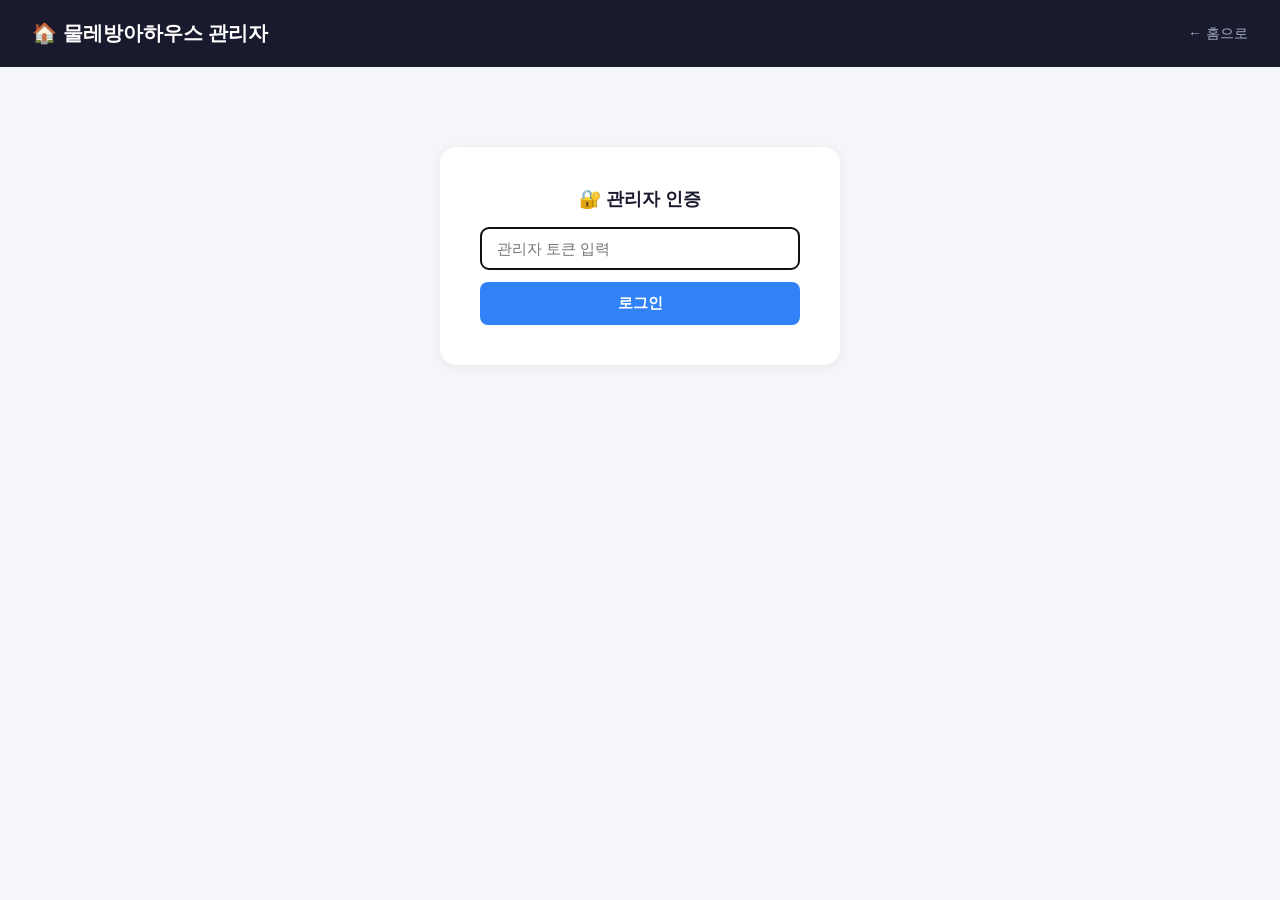
<file: frontend/pages/admin/admin-dashboard.html>
<!DOCTYPE html>
<html lang="ko">

<head>
    <link rel="icon" type="image/x-icon" href="../favicon.ico">
    <link rel="icon" type="image/png" sizes="32x32" href="../images/favicon-32.png">
    <link rel="apple-touch-icon" sizes="180x180" href="../images/apple-touch-icon.png">
    <meta charset="UTF-8">
    <meta name="viewport" content="width=device-width, initial-scale=1.0">
    <title>관리자 대시보드 - 물레방아하우스</title>
    <style>
        * {
            margin: 0;
            padding: 0;
            box-sizing: border-box;
        }

        body {
            font-family: 'Pretendard', 'Apple SD Gothic Neo', sans-serif;
            background: #f5f6fa;
            color: #1a1a2e;
        }

        .header {
            background: #1a1a2e;
            color: #fff;
            padding: 20px 32px;
            display: flex;
            justify-content: space-between;
            align-items: center;
        }

        .header h1 {
            font-size: 20px;
            font-weight: 700;
        }

        .header a {
            color: #a0aec0;
            text-decoration: none;
            font-size: 14px;
        }

        .container {
            max-width: 1200px;
            margin: 24px auto;
            padding: 0 16px;
        }

        /* 인증 폼 */
        .auth-box {
            background: #fff;
            padding: 40px;
            border-radius: 16px;
            box-shadow: 0 2px 12px rgba(0, 0, 0, 0.06);
            max-width: 400px;
            margin: 80px auto;
            text-align: center;
        }

        .auth-box h2 {
            margin-bottom: 16px;
            font-size: 18px;
        }

        .auth-box input {
            width: 100%;
            padding: 12px 16px;
            border: 1px solid #d1d5db;
            border-radius: 8px;
            font-size: 15px;
            margin-bottom: 12px;
        }

        .auth-box button {
            width: 100%;
            padding: 12px;
            background: #3182f6;
            color: #fff;
            border: none;
            border-radius: 8px;
            font-size: 15px;
            font-weight: 600;
            cursor: pointer;
        }

        .auth-box button:hover {
            background: #1b6cf2;
        }

        .auth-error {
            color: #dc2626;
            font-size: 13px;
            margin-top: 8px;
        }

        /* 통계 카드 */
        .stats {
            display: grid;
            grid-template-columns: repeat(auto-fit, minmax(180px, 1fr));
            gap: 16px;
            margin-bottom: 24px;
        }

        .stat-card {
            background: #fff;
            padding: 20px;
            border-radius: 12px;
            box-shadow: 0 1px 6px rgba(0, 0, 0, 0.04);
        }

        .stat-card .label {
            font-size: 13px;
            color: #666;
            margin-bottom: 4px;
        }

        .stat-card .value {
            font-size: 24px;
            font-weight: 700;
        }

        /* 테이블 */
        .table-wrap {
            background: #fff;
            border-radius: 12px;
            box-shadow: 0 1px 6px rgba(0, 0, 0, 0.04);
            overflow-x: auto;
        }

        table {
            width: 100%;
            border-collapse: collapse;
            font-size: 13px;
        }

        th {
            background: #f8fafc;
            padding: 12px 14px;
            text-align: left;
            font-weight: 600;
            color: #475569;
            border-bottom: 2px solid #e2e8f0;
            white-space: nowrap;
        }

        td {
            padding: 12px 14px;
            border-bottom: 1px solid #f1f5f9;
            vertical-align: middle;
        }

        tr:hover {
            background: #f8fafc;
        }

        /* 상태 뱃지 */
        .badge {
            display: inline-block;
            padding: 3px 10px;
            border-radius: 20px;
            font-size: 12px;
            font-weight: 600;
        }

        .badge.paid {
            background: #dcfce7;
            color: #166534;
        }

        .badge.pending {
            background: #fef3c7;
            color: #92400e;
        }

        .badge.cancelled {
            background: #fee2e2;
            color: #991b1b;
        }

        .badge.mock_paid {
            background: #e0e7ff;
            color: #3730a3;
        }

        .badge.confirming {
            background: #dbeafe;
            color: #1d4ed8;
        }

        .badge.failed {
            background: #fee2e2;
            color: #b91c1c;
        }

        /* 환불 정보 */
        .refund-info {
            font-size: 12px;
            line-height: 1.5;
        }

        .refund-full {
            color: #059669;
            font-weight: 600;
        }

        .refund-half {
            color: #d97706;
            font-weight: 600;
        }

        .refund-none {
            color: #dc2626;
            font-weight: 600;
        }

        /* 취소 버튼 */
        .btn-cancel {
            padding: 6px 14px;
            background: #ef4444;
            color: #fff;
            border: none;
            border-radius: 6px;
            font-size: 12px;
            cursor: pointer;
            font-weight: 600;
        }

        .btn-cancel:hover {
            background: #dc2626;
        }

        .btn-cancel:disabled {
            background: #d1d5db;
            cursor: not-allowed;
        }

        /* 모달 */
        .modal-overlay {
            position: fixed;
            inset: 0;
            background: rgba(0, 0, 0, 0.5);
            display: none;
            justify-content: center;
            align-items: center;
            z-index: 1000;
        }

        .modal-overlay.show {
            display: flex;
        }

        .modal {
            background: #fff;
            border-radius: 16px;
            padding: 32px;
            max-width: 420px;
            width: 90%;
        }

        .modal h3 {
            margin-bottom: 12px;
            font-size: 18px;
        }

        .modal p {
            color: #666;
            font-size: 14px;
            line-height: 1.6;
            margin-bottom: 16px;
        }

        .modal .amount-highlight {
            font-size: 20px;
            font-weight: 700;
            color: #ef4444;
            margin: 12px 0;
        }

        .modal textarea {
            width: 100%;
            padding: 10px;
            border: 1px solid #d1d5db;
            border-radius: 8px;
            font-size: 13px;
            resize: vertical;
            min-height: 60px;
            margin-bottom: 12px;
        }

        .modal-actions {
            display: flex;
            gap: 8px;
            justify-content: flex-end;
        }

        .modal-actions button {
            padding: 10px 20px;
            border-radius: 8px;
            font-size: 14px;
            font-weight: 600;
            cursor: pointer;
            border: none;
        }

        .btn-confirm-cancel {
            background: #ef4444;
            color: #fff;
        }

        .btn-close-modal {
            background: #f1f5f9;
            color: #475569;
        }

        .dashboard-stack {
            display: grid;
            gap: 24px;
        }

        .section-card {
            background: #fff;
            padding: 20px;
            border-radius: 12px;
            box-shadow: 0 1px 6px rgba(0, 0, 0, 0.04);
        }

        .section-head {
            display: flex;
            justify-content: space-between;
            align-items: flex-start;
            gap: 12px;
            margin-bottom: 16px;
        }

        .section-head h2 {
            font-size: 18px;
            margin-bottom: 6px;
        }

        .section-head p {
            color: #64748b;
            font-size: 13px;
            line-height: 1.5;
        }

        .date-block-form {
            display: grid;
            grid-template-columns: repeat(2, minmax(0, 180px)) minmax(220px, 1fr) auto;
            gap: 12px;
            align-items: end;
            margin-bottom: 12px;
        }

        .form-field {
            display: grid;
            gap: 6px;
        }

        .form-field span {
            color: #64748b;
            font-size: 12px;
            font-weight: 600;
        }

        .form-field input {
            width: 100%;
            padding: 10px 12px;
            border: 1px solid #d1d5db;
            border-radius: 8px;
            font-size: 14px;
        }

        .btn-primary-action {
            padding: 11px 16px;
            background: #2563eb;
            color: #fff;
            border: none;
            border-radius: 8px;
            font-size: 14px;
            font-weight: 600;
            cursor: pointer;
            white-space: nowrap;
        }

        .btn-primary-action:hover {
            background: #1d4ed8;
        }

        .btn-primary-action:disabled {
            background: #93c5fd;
            cursor: wait;
        }

        .section-message {
            min-height: 20px;
            margin-bottom: 10px;
            color: #64748b;
            font-size: 13px;
        }

        .section-message.error {
            color: #dc2626;
        }

        .section-message.success {
            color: #059669;
        }

        .date-range-badge {
            display: inline-block;
            padding: 4px 10px;
            border-radius: 999px;
            background: #eff6ff;
            color: #1d4ed8;
            font-size: 12px;
            font-weight: 700;
        }

        .date-block-reason {
            color: #475569;
        }

        .btn-delete-date {
            padding: 6px 12px;
            background: #fff;
            color: #dc2626;
            border: 1px solid #fecaca;
            border-radius: 6px;
            font-size: 12px;
            font-weight: 600;
            cursor: pointer;
        }

        .btn-delete-date:hover {
            background: #fef2f2;
        }

        .loading {
            text-align: center;
            padding: 40px;
            color: #888;
        }

        @media (max-width: 860px) {
            .date-block-form {
                grid-template-columns: 1fr;
            }

            .section-head {
                flex-direction: column;
            }
        }
    </style>
</head>

<body>
    <div class="header">
        <h1>🏠 물레방아하우스 관리자</h1>
        <a href="/">← 홈으로</a>
    </div>

    <!-- 인증 -->
    <div id="auth-section" class="auth-box">
        <h2>🔐 관리자 인증</h2>
        <input type="password" id="token-input" placeholder="관리자 토큰 입력" autofocus>
        <button onclick="authenticate()">로그인</button>
        <p id="auth-error" class="auth-error" hidden></p>
    </div>

    <!-- 대시보드 (인증 후 표시) -->
    <div id="dashboard-section" class="container" hidden>
        <div class="stats" id="stats-area"></div>
        <div class="dashboard-stack">
            <section class="section-card">
                <div class="section-head">
                    <div>
                        <h2>예약 차단 일정</h2>
                        <p>관리자가 직접 막아 둔 날짜는 예약 달력과 결제 준비 단계에서 모두 예약 불가로 처리됩니다.</p>
                    </div>
                </div>
                <form id="date-block-form" class="date-block-form">
                    <label class="form-field" for="block-start-date">
                        <span>시작일</span>
                        <input type="date" id="block-start-date" required>
                    </label>
                    <label class="form-field" for="block-end-date">
                        <span>종료일</span>
                        <input type="date" id="block-end-date">
                    </label>
                    <label class="form-field" for="block-reason">
                        <span>사유</span>
                        <input type="text" id="block-reason" placeholder="예: 내부 점검, 개인 사용">
                    </label>
                    <button type="submit" id="date-block-submit" class="btn-primary-action">날짜 막기</button>
                </form>
                <p id="date-block-message" class="section-message" aria-live="polite"></p>
                <div class="table-wrap">
                    <table>
                        <thead>
                            <tr>
                                <th>차단 기간</th>
                                <th>일수</th>
                                <th>사유</th>
                                <th>등록 시각</th>
                                <th>관리</th>
                            </tr>
                        </thead>
                        <tbody id="blocked-date-body">
                            <tr>
                                <td colspan="5" class="loading">로딩 중...</td>
                            </tr>
                        </tbody>
                    </table>
                </div>
            </section>

            <section class="section-card">
                <div class="section-head">
                    <div>
                        <h2>예약 내역</h2>
                        <p>결제 상태와 환불 가능 여부를 함께 확인할 수 있습니다.</p>
                    </div>
                </div>
                <div class="table-wrap">
                    <table>
                        <thead>
                            <tr>
                                <th>주문번호</th>
                                <th>예약자</th>
                                <th>연락처</th>
                                <th>체크인</th>
                                <th>숙박</th>
                                <th>인원</th>
                                <th>결제금액</th>
                                <th>상태</th>
                                <th>환불 정보</th>
                                <th>관리</th>
                            </tr>
                        </thead>
                        <tbody id="reservation-body">
                            <tr>
                                <td colspan="10" class="loading">로딩 중...</td>
                            </tr>
                        </tbody>
                    </table>
                </div>
            </section>
        </div>
    </div>

    <!-- 취소 확인 모달 -->
    <div id="cancel-modal" class="modal-overlay">
        <div class="modal">
            <h3>⚠️ 결제 취소 확인</h3>
            <p id="cancel-modal-info"></p>
            <div id="cancel-modal-amount" class="amount-highlight"></div>
            <textarea id="cancel-reason" placeholder="취소 사유 (선택)">고객 요청에 의한 취소</textarea>
            <div class="modal-actions">
                <button class="btn-close-modal" onclick="closeModal()">닫기</button>
                <button class="btn-confirm-cancel" id="btn-confirm" onclick="confirmCancel()">취소 진행</button>
            </div>
        </div>
    </div>

    <script>
        let adminToken = '';
        let currentOrderId = '';

        function getAppBasePath() {
            const path = window.location.pathname;
            const adminMarker = '/admin/dashboard';
            const markerIndex = path.indexOf(adminMarker);

            if (markerIndex >= 0) {
                return path.slice(0, markerIndex);
            }

            if (path === '/' || path === '') {
                return '';
            }

            return path.endsWith('/') ? path.slice(0, -1) : path;
        }

        // API 기본 URL (서브패스 배포 시 /guesthouse prefix 포함)
        const baseUrl = `${window.location.origin}${getAppBasePath()}`;

        // 인증
        document.getElementById('token-input').addEventListener('keydown', (e) => {
            if (e.key === 'Enter') authenticate();
        });

        async function loadDashboardData() {
            const [reservationsRes, dateBlocksRes] = await Promise.all([
                fetch(`${baseUrl}/api/admin/reservations?token=${encodeURIComponent(adminToken)}`),
                fetch(`${baseUrl}/api/admin/date-blocks?token=${encodeURIComponent(adminToken)}`),
            ]);

            if (!reservationsRes.ok) {
                throw new Error('예약 목록을 불러오지 못했습니다.');
            }
            if (!dateBlocksRes.ok) {
                throw new Error('차단 일정을 불러오지 못했습니다.');
            }

            const reservationsData = await reservationsRes.json();
            const dateBlocksData = await dateBlocksRes.json();
            const dateBlocks = Array.isArray(dateBlocksData.date_blocks) ? dateBlocksData.date_blocks : [];

            renderDashboard(reservationsData.reservations || [], dateBlocks);
            renderDateBlocks(dateBlocks);
        }

        async function authenticate() {
            const token = document.getElementById('token-input').value.trim();
            if (!token) return;

            try {
                const res = await fetch(`${baseUrl}/api/admin/reservations?token=${encodeURIComponent(token)}`);
                if (res.status === 403) {
                    document.getElementById('auth-error').textContent = '토큰이 올바르지 않습니다.';
                    document.getElementById('auth-error').hidden = false;
                    return;
                }
                if (!res.ok) throw new Error('서버 오류');

                adminToken = token;
                document.getElementById('auth-error').hidden = true;
                document.getElementById('auth-section').hidden = true;
                document.getElementById('dashboard-section').hidden = false;
                await loadDashboardData();
            } catch (e) {
                document.getElementById('auth-error').textContent = '인증 실패: ' + e.message;
                document.getElementById('auth-error').hidden = false;
            }
        }

        function createEmptyStateRow(colspan, message) {
            const row = document.createElement('tr');
            const cell = document.createElement('td');
            cell.colSpan = colspan;
            cell.className = 'loading';
            cell.textContent = message;
            row.appendChild(cell);
            return row;
        }

        function createTextCell(value, options = {}) {
            const cell = document.createElement('td');
            const normalized = value === undefined || value === null || value === '' ? '-' : String(value);

            if (options.className) {
                cell.className = options.className;
            }
            if (options.style) {
                Object.assign(cell.style, options.style);
            }

            cell.textContent = normalized;
            return cell;
        }

        function formatCurrency(value) {
            return `${Number(value || 0).toLocaleString()}원`;
        }

        function shortOrderId(id) {
            if (!id) return '-';
            return id.length > 16 ? id.slice(0, 8) + '…' + id.slice(-4) : id;
        }

        function createStatusBadge(status) {
            const normalized = String(status || '').toLowerCase();
            const badge = document.createElement('span');
            const labels = {
                paid: '결제완료',
                pending: '대기',
                cancelled: '취소',
                mock_paid: '테스트결제',
                confirming: '승인중',
                failed: '실패',
            };

            badge.className = 'badge';
            if (normalized) {
                badge.classList.add(normalized);
            }
            badge.textContent = labels[normalized] || normalized || '알수없음';
            return badge;
        }

        function createRefundNode(status, refund) {
            const normalized = String(status || '').toLowerCase();
            if (normalized !== 'paid') {
                const placeholder = document.createElement('span');
                placeholder.style.color = '#999';
                placeholder.style.fontSize = '12px';
                placeholder.textContent = '-';
                return placeholder;
            }

            const refundRate = Number(refund.refund_rate || 0);
            const refundAmount = Number(refund.refund_amount || 0);
            const wrapper = document.createElement('div');
            const rateLine = document.createElement('span');
            const messageLine = document.createElement('span');
            const tone = refundRate === 100 ? 'refund-full' : refundRate === 50 ? 'refund-half' : 'refund-none';

            wrapper.className = 'refund-info';
            rateLine.className = tone;
            rateLine.textContent = `${refundRate}% (${formatCurrency(refundAmount)})`;
            messageLine.style.color = '#888';
            messageLine.textContent = refund.message || '';

            wrapper.appendChild(rateLine);
            wrapper.appendChild(document.createElement('br'));
            wrapper.appendChild(messageLine);
            return wrapper;
        }

        // 대시보드 렌더링
        function renderDashboard(reservations, dateBlocks = []) {
            const total = reservations.length;
            const paid = reservations.filter(r => r.status === 'paid').length;
            const cancelled = reservations.filter(r => r.status === 'cancelled').length;
            const blockedRanges = dateBlocks.length;
            const totalRevenue = reservations
                .filter(r => r.status === 'paid')
                .reduce((sum, r) => sum + (r.total_amount || 0), 0);

            document.getElementById('stats-area').innerHTML = `
            <div class="stat-card"><div class="label">전체 예약</div><div class="value">${total}건</div></div>
            <div class="stat-card"><div class="label">결제 완료</div><div class="value" style="color:#059669">${paid}건</div></div>
            <div class="stat-card"><div class="label">취소</div><div class="value" style="color:#dc2626">${cancelled}건</div></div>
            <div class="stat-card"><div class="label">차단 일정</div><div class="value" style="color:#1d4ed8">${blockedRanges}건</div></div>
            <div class="stat-card"><div class="label">결제 총액</div><div class="value">${totalRevenue.toLocaleString()}원</div></div>
        `;

            const tbody = document.getElementById('reservation-body');
            tbody.replaceChildren();

            if (reservations.length === 0) {
                tbody.appendChild(createEmptyStateRow(10, '예약 내역이 없습니다.'));
                return;
            }

            reservations.forEach((reservation) => {
                const refund = reservation.refund_info || {};
                const canCancel = reservation.status === 'paid' && Number(refund.refund_rate || 0) > 0;
                const row = document.createElement('tr');

                row.appendChild(createTextCell(shortOrderId(reservation.order_id), {
                    style: { fontFamily: 'monospace', fontSize: '11px' },
                }));
                row.appendChild(createTextCell(reservation.customer_name || '-'));
                row.appendChild(createTextCell(reservation.customer_phone || '-'));
                row.appendChild(createTextCell(reservation.checkin_date || '-'));
                row.appendChild(createTextCell(`${reservation.nights || 1}박`));
                row.appendChild(createTextCell(`${reservation.adults || '-'}명`));
                row.appendChild(createTextCell(formatCurrency(reservation.total_amount), {
                    style: { fontWeight: '600' },
                }));

                const statusCell = document.createElement('td');
                statusCell.appendChild(createStatusBadge(reservation.status));
                row.appendChild(statusCell);

                const refundCell = document.createElement('td');
                refundCell.appendChild(createRefundNode(reservation.status, refund));
                row.appendChild(refundCell);

                const actionCell = document.createElement('td');
                if (canCancel) {
                    const cancelButton = document.createElement('button');
                    cancelButton.type = 'button';
                    cancelButton.className = 'btn-cancel';
                    cancelButton.textContent = '취소';
                    cancelButton.addEventListener('click', () => {
                        openCancelModal({
                            orderId: reservation.order_id,
                            name: reservation.customer_name || '-',
                            total: Number(reservation.total_amount || 0),
                            refundAmount: Number(refund.refund_amount || 0),
                            message: refund.message || '',
                        });
                    });
                    actionCell.appendChild(cancelButton);
                } else if (reservation.status === 'paid' && Number(refund.refund_rate || 0) === 0) {
                    actionCell.style.color = '#999';
                    actionCell.style.fontSize = '12px';
                    actionCell.textContent = '환불불가';
                } else {
                    actionCell.textContent = '-';
                }
                row.appendChild(actionCell);

                tbody.appendChild(row);
            });
        }

        function formatDateRange(startDate, endDate) {
            if (!startDate) return '-';
            if (!endDate || startDate === endDate) return startDate;
            return `${startDate} ~ ${endDate}`;
        }

        function getInclusiveDays(startDate, endDate) {
            if (!startDate || !endDate) return 1;
            const start = new Date(`${startDate}T00:00:00`);
            const end = new Date(`${endDate}T00:00:00`);
            if (Number.isNaN(start.getTime()) || Number.isNaN(end.getTime())) return 1;
            return Math.max(1, Math.round((end - start) / (1000 * 60 * 60 * 24)) + 1);
        }

        function formatDateTime(value) {
            if (!value) return '-';
            const parsed = new Date(String(value).replace(' ', 'T'));
            if (Number.isNaN(parsed.getTime())) return String(value);
            return new Intl.DateTimeFormat('ko-KR', {
                year: 'numeric',
                month: '2-digit',
                day: '2-digit',
                hour: '2-digit',
                minute: '2-digit',
            }).format(parsed);
        }

        function setDateBlockMessage(text, type = '') {
            const messageEl = document.getElementById('date-block-message');
            if (!messageEl) return;
            messageEl.textContent = text || '';
            messageEl.classList.remove('error', 'success');
            if (type) {
                messageEl.classList.add(type);
            }
        }

        function renderDateBlocks(dateBlocks) {
            const tbody = document.getElementById('blocked-date-body');
            if (!tbody) return;

            tbody.replaceChildren();

            if (!dateBlocks.length) {
                tbody.appendChild(createEmptyStateRow(5, '등록된 차단 일정이 없습니다.'));
                return;
            }

            dateBlocks.forEach((block) => {
                const row = document.createElement('tr');
                const rangeCell = document.createElement('td');
                const rangeBadge = document.createElement('span');
                const actionCell = document.createElement('td');
                const deleteButton = document.createElement('button');

                rangeBadge.className = 'date-range-badge';
                rangeBadge.textContent = formatDateRange(block.start_date, block.end_date);
                rangeCell.appendChild(rangeBadge);

                row.appendChild(rangeCell);
                row.appendChild(createTextCell(`${getInclusiveDays(block.start_date, block.end_date)}일`));
                row.appendChild(createTextCell(block.reason || '-', { className: 'date-block-reason' }));
                row.appendChild(createTextCell(formatDateTime(block.created_at)));

                deleteButton.type = 'button';
                deleteButton.className = 'btn-delete-date';
                deleteButton.textContent = '삭제';
                deleteButton.addEventListener('click', () => deleteDateBlock(block.id));
                actionCell.appendChild(deleteButton);
                row.appendChild(actionCell);

                tbody.appendChild(row);
            });
        }

        async function createDateBlock(event) {
            event.preventDefault();
            if (!adminToken) return;

            const startDateInput = document.getElementById('block-start-date');
            const endDateInput = document.getElementById('block-end-date');
            const reasonInput = document.getElementById('block-reason');
            const submitBtn = document.getElementById('date-block-submit');

            const startDate = startDateInput.value;
            const endDate = endDateInput.value || startDate;
            const reason = reasonInput.value.trim();

            if (!startDate) {
                setDateBlockMessage('차단 시작일을 선택해 주세요.', 'error');
                startDateInput.focus();
                return;
            }

            if (endDate < startDate) {
                setDateBlockMessage('종료일은 시작일 이후 또는 같은 날짜여야 합니다.', 'error');
                endDateInput.focus();
                return;
            }

            submitBtn.disabled = true;
            setDateBlockMessage('차단 일정을 저장하는 중입니다.');

            try {
                const res = await fetch(`${baseUrl}/api/admin/date-blocks?token=${encodeURIComponent(adminToken)}`, {
                    method: 'POST',
                    headers: { 'Content-Type': 'application/json' },
                    body: JSON.stringify({
                        start_date: startDate,
                        end_date: endDate,
                        reason,
                    }),
                });
                const data = await res.json();

                if (!res.ok) {
                    throw new Error(data.detail || '차단 일정 저장에 실패했습니다.');
                }

                document.getElementById('date-block-form').reset();
                setDateBlockMessage('차단 일정을 저장했습니다.', 'success');
                await loadDashboardData();
            } catch (e) {
                setDateBlockMessage(e.message || '차단 일정 저장 중 오류가 발생했습니다.', 'error');
            } finally {
                submitBtn.disabled = false;
            }
        }

        async function deleteDateBlock(blockId) {
            if (!adminToken || !blockId) return;
            if (!confirm('이 차단 일정을 삭제하시겠습니까?')) return;

            setDateBlockMessage('차단 일정을 삭제하는 중입니다.');

            try {
                const res = await fetch(`${baseUrl}/api/admin/date-blocks/${blockId}?token=${encodeURIComponent(adminToken)}`, {
                    method: 'DELETE',
                });
                const data = await res.json();

                if (!res.ok) {
                    throw new Error(data.detail || '차단 일정 삭제에 실패했습니다.');
                }

                setDateBlockMessage('차단 일정을 삭제했습니다.', 'success');
                await loadDashboardData();
            } catch (e) {
                setDateBlockMessage(e.message || '차단 일정 삭제 중 오류가 발생했습니다.', 'error');
            }
        }

        // 취소 모달
        function openCancelModal({ orderId, name, total, refundAmount, message }) {
            currentOrderId = orderId;

            const infoEl = document.getElementById('cancel-modal-info');
            const nameEl = document.createElement('strong');
            nameEl.textContent = name || '-';

            infoEl.replaceChildren();
            infoEl.appendChild(nameEl);
            infoEl.appendChild(document.createTextNode(' 님의 예약을 취소합니다.'));
            infoEl.appendChild(document.createElement('br'));
            infoEl.appendChild(document.createTextNode(`결제 금액: ${formatCurrency(total)}`));
            if (message) {
                infoEl.appendChild(document.createElement('br'));
                infoEl.appendChild(document.createTextNode(String(message)));
            }

            document.getElementById('cancel-modal-amount').textContent = `환불 금액: ${formatCurrency(refundAmount)}`;
            document.getElementById('cancel-modal').classList.add('show');
        }

        function closeModal() {
            document.getElementById('cancel-modal').classList.remove('show');
            currentOrderId = '';
        }

        async function confirmCancel() {
            if (!currentOrderId) return;
            const reason = document.getElementById('cancel-reason').value.trim() || '고객 요청에 의한 취소';
            const btn = document.getElementById('btn-confirm');
            btn.disabled = true;
            btn.textContent = '처리 중...';

            try {
                const res = await fetch(`${baseUrl}/api/admin/cancel-payment?token=${encodeURIComponent(adminToken)}`, {
                    method: 'POST',
                    headers: { 'Content-Type': 'application/json' },
                    body: JSON.stringify({ order_id: currentOrderId, cancel_reason: reason }),
                });
                const data = await res.json();

                if (res.ok && data.success) {
                    alert(`✅ ${data.message}`);
                    closeModal();
                    await loadDashboardData();
                } else {
                    alert(`❌ 취소 실패: ${data.detail || data.message || '알 수 없는 오류'}`);
                }
            } catch (e) {
                alert(`❌ 네트워크 오류: ${e.message}`);
            } finally {
                btn.disabled = false;
                btn.textContent = '취소 진행';
            }
        }

        document.getElementById('date-block-form').addEventListener('submit', createDateBlock);
    </script>
</body>

</html>
</file>
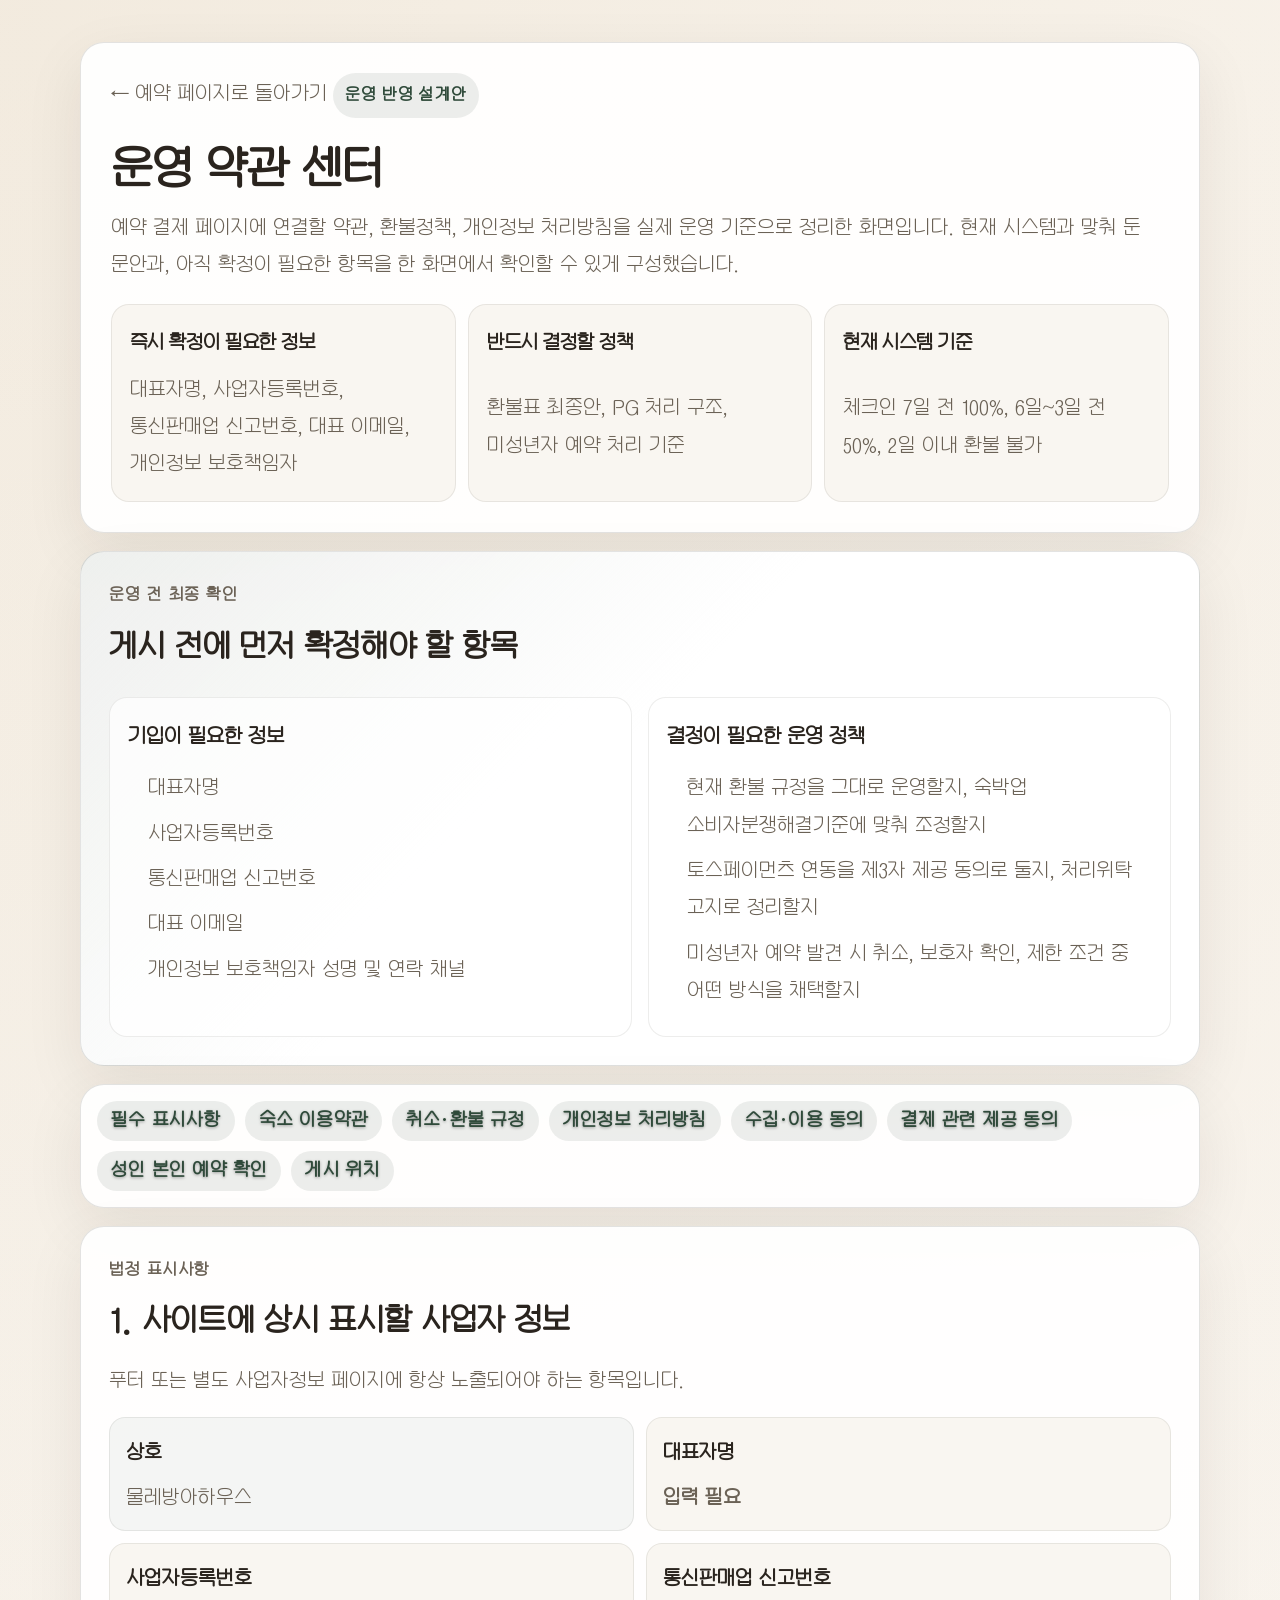
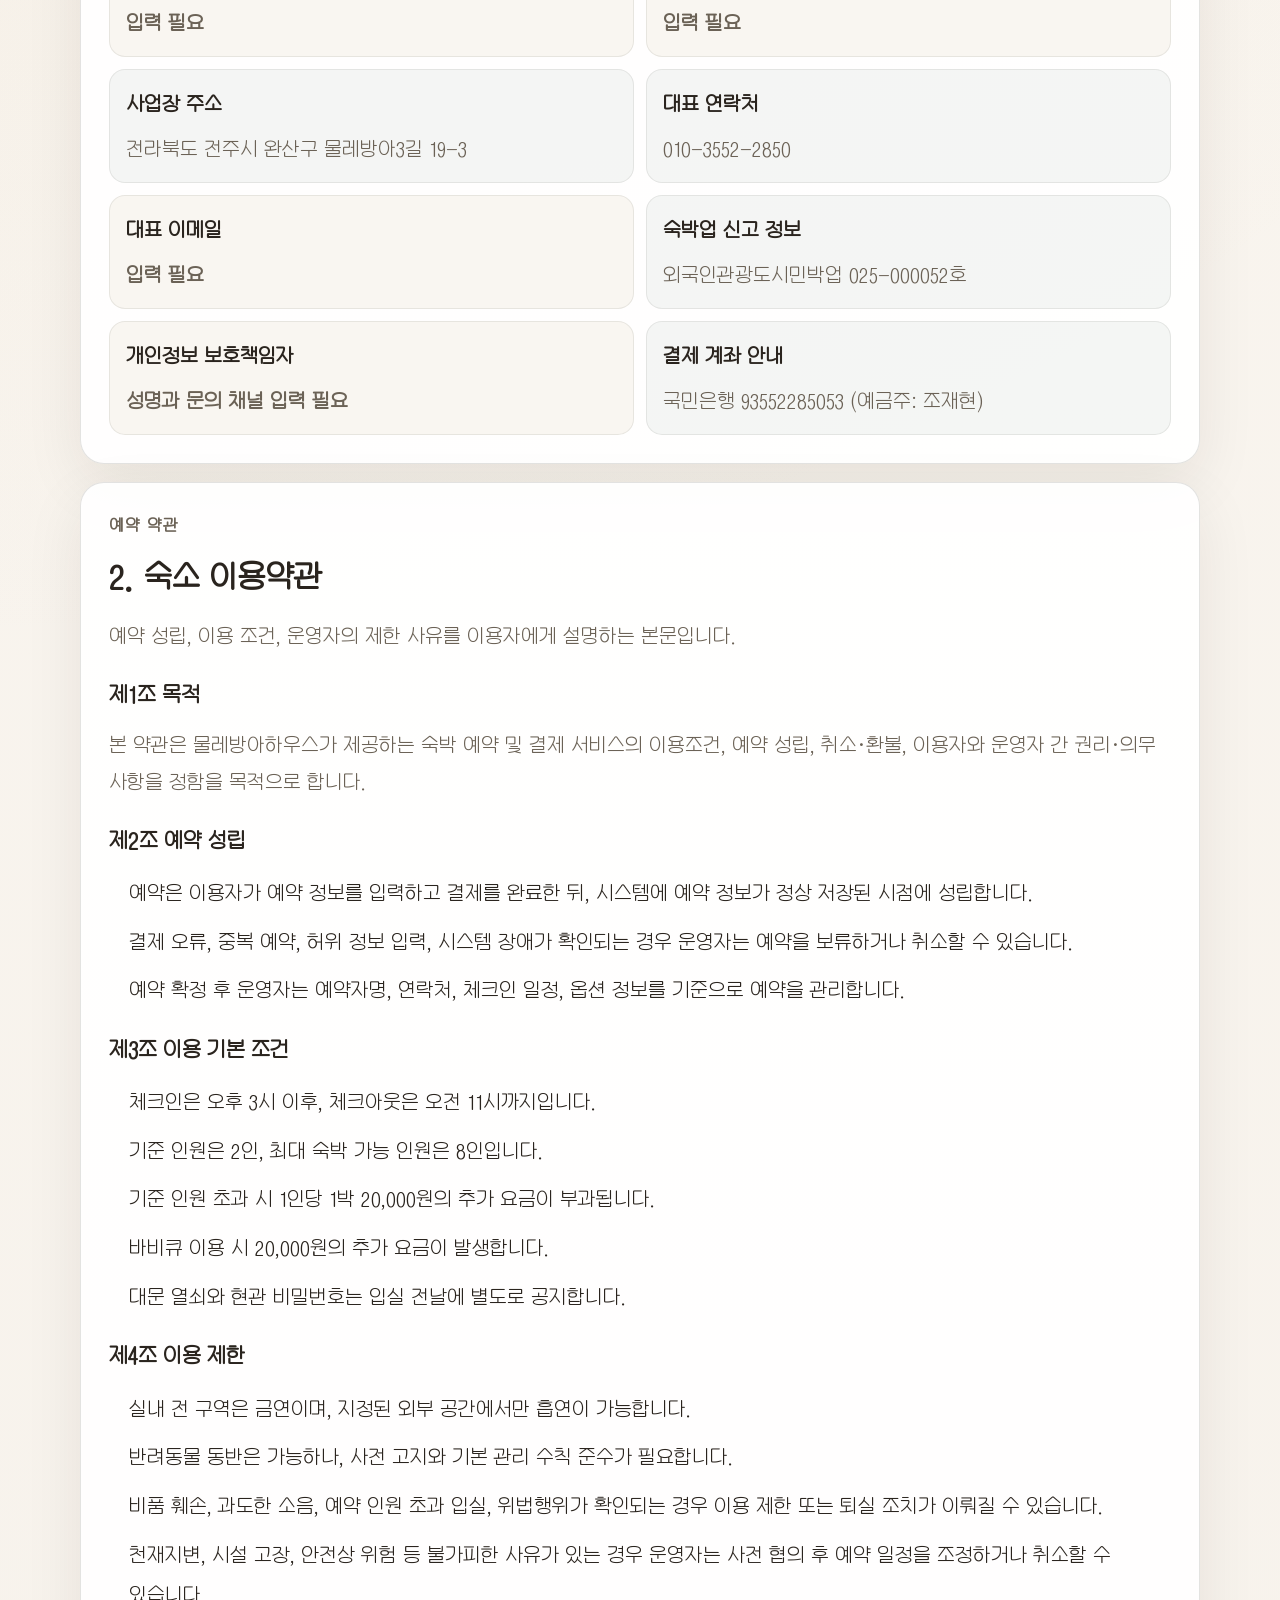
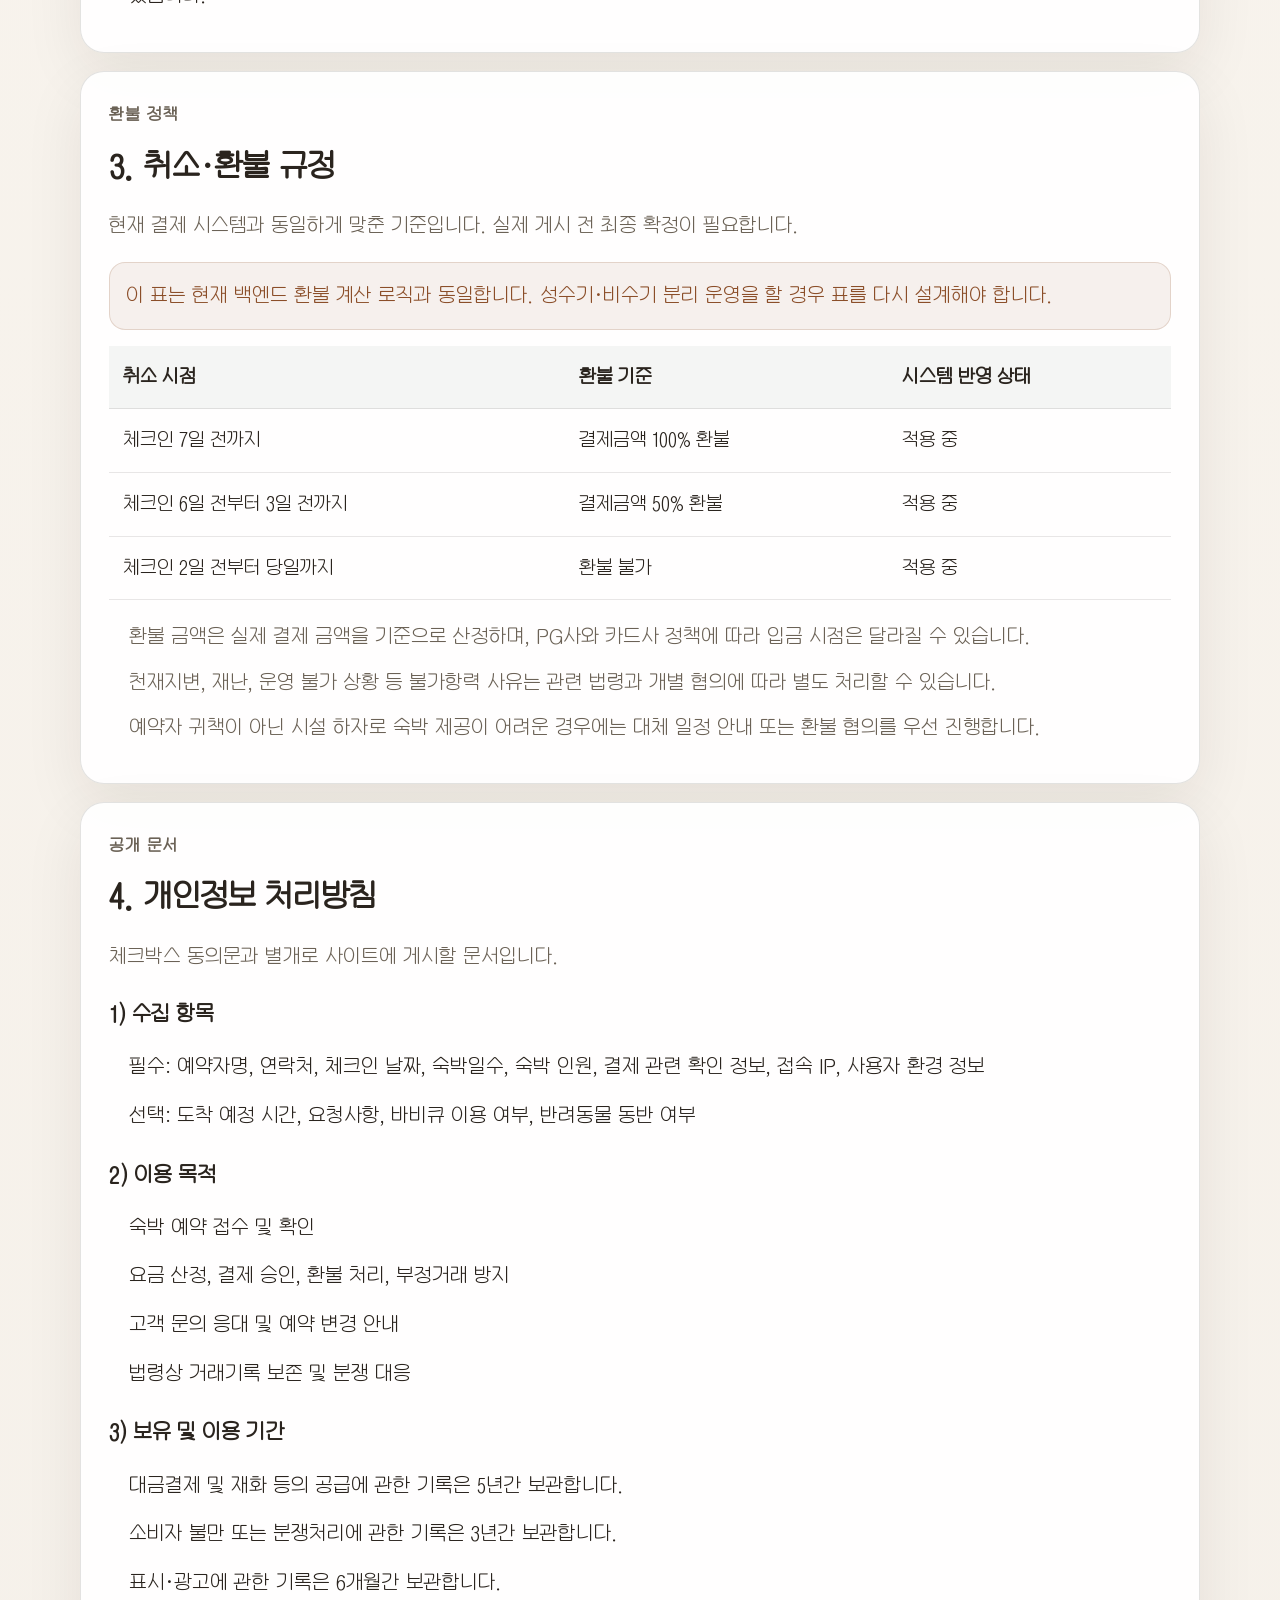
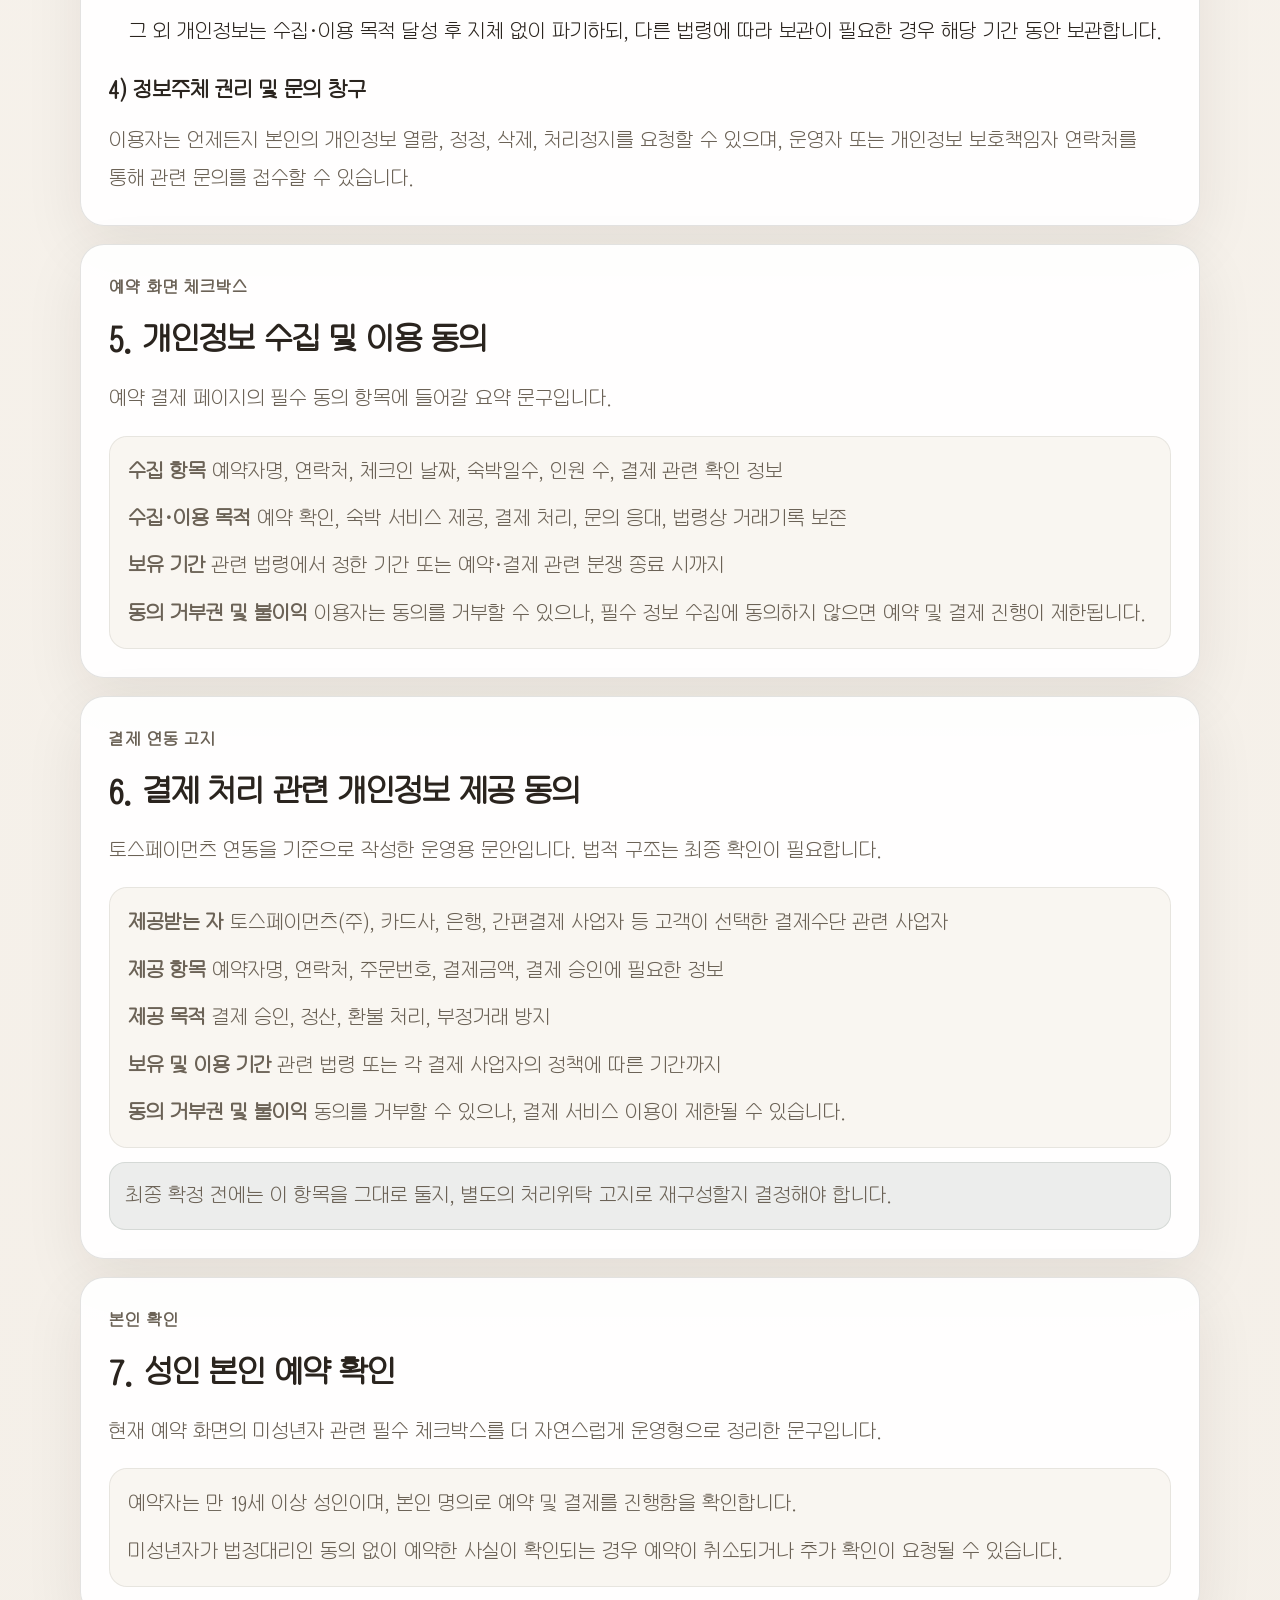
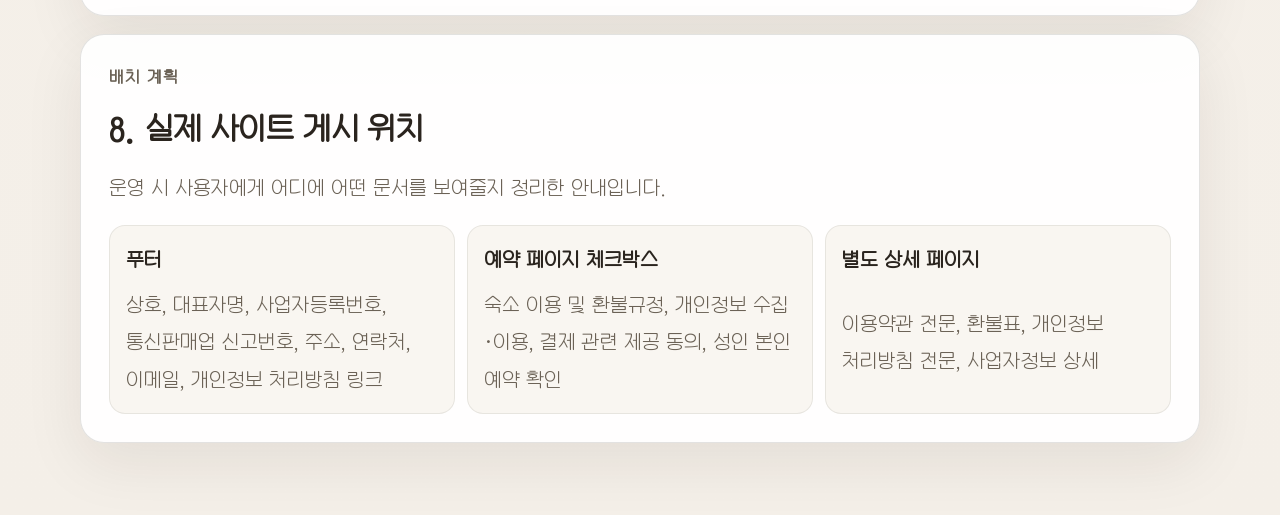
<file: frontend/pages/legal/preview.html>
<!DOCTYPE html>
<html lang="ko">

<head>
    <link rel="icon" type="image/x-icon" href="../../favicon.ico">
    <link rel="icon" type="image/png" sizes="32x32" href="../../images/favicon-32.png">
    <link rel="apple-touch-icon" sizes="180x180" href="../../images/apple-touch-icon.png">
    <meta charset="UTF-8">
    <meta name="viewport" content="width=device-width, initial-scale=1.0">
    <title>물레방아하우스 운영 약관 센터</title>
    <link rel="stylesheet" href="../../css/style.css">
    <link rel="stylesheet" href="../../css/responsive.css">
    <link rel="stylesheet" href="../../css/legal.css">
</head>

<body class="legal-page">
    <main class="legal-main">
        <div class="legal-shell">
            <header class="legal-hero">
                <a href="../../reservation/book/" class="legal-back-link" aria-label="예약 페이지로 돌아가기">← 예약 페이지로 돌아가기</a>
                <span class="legal-status-badge">운영 반영 설계안</span>
                <h1>운영 약관 센터</h1>
                <p>
                    예약 결제 페이지에 연결할 약관, 환불정책, 개인정보 처리방침을 실제 운영 기준으로 정리한 화면입니다.
                    현재 시스템과 맞춰 둔 문안과, 아직 확정이 필요한 항목을 한 화면에서 확인할 수 있게 구성했습니다.
                </p>
                <div class="legal-hero-grid">
                    <article class="legal-stat-card">
                        <strong>즉시 확정이 필요한 정보</strong>
                        <span>대표자명, 사업자등록번호, 통신판매업 신고번호, 대표 이메일, 개인정보 보호책임자</span>
                    </article>
                    <article class="legal-stat-card">
                        <strong>반드시 결정할 정책</strong>
                        <span>환불표 최종안, PG 처리 구조, 미성년자 예약 처리 기준</span>
                    </article>
                    <article class="legal-stat-card">
                        <strong>현재 시스템 기준</strong>
                        <span>체크인 7일 전 100%, 6일~3일 전 50%, 2일 이내 환불 불가</span>
                    </article>
                </div>
            </header>

            <section class="legal-card legal-card-highlight" aria-labelledby="launch-title">
                <div class="legal-card-head">
                    <p class="legal-kicker">운영 전 최종 확인</p>
                    <h2 id="launch-title">게시 전에 먼저 확정해야 할 항목</h2>
                </div>
                <div class="legal-split">
                    <div class="legal-check-column">
                        <h3>기입이 필요한 정보</h3>
                        <ul class="legal-checklist">
                            <li>대표자명</li>
                            <li>사업자등록번호</li>
                            <li>통신판매업 신고번호</li>
                            <li>대표 이메일</li>
                            <li>개인정보 보호책임자 성명 및 연락 채널</li>
                        </ul>
                    </div>
                    <div class="legal-check-column">
                        <h3>결정이 필요한 운영 정책</h3>
                        <ul class="legal-checklist">
                            <li>현재 환불 규정을 그대로 운영할지, 숙박업 소비자분쟁해결기준에 맞춰 조정할지</li>
                            <li>토스페이먼츠 연동을 제3자 제공 동의로 둘지, 처리위탁 고지로 정리할지</li>
                            <li>미성년자 예약 발견 시 취소, 보호자 확인, 제한 조건 중 어떤 방식을 채택할지</li>
                        </ul>
                    </div>
                </div>
            </section>

            <nav class="legal-outline" aria-label="운영 약관 목차">
                <a href="#disclosure">필수 표시사항</a>
                <a href="#policy">숙소 이용약관</a>
                <a href="#refund">취소·환불 규정</a>
                <a href="#privacy">개인정보 처리방침</a>
                <a href="#collection-consent">수집·이용 동의</a>
                <a href="#thirdparty-consent">결제 관련 제공 동의</a>
                <a href="#adult-notice">성인 본인 예약 확인</a>
                <a href="#publishing">게시 위치</a>
            </nav>

            <section id="disclosure" class="legal-card">
                <div class="legal-card-head">
                    <p class="legal-kicker">법정 표시사항</p>
                    <h2>1. 사이트에 상시 표시할 사업자 정보</h2>
                    <p>푸터 또는 별도 사업자정보 페이지에 항상 노출되어야 하는 항목입니다.</p>
                </div>
                <div class="legal-definition-grid">
                    <div class="legal-definition-item legal-definition-item-complete">
                        <strong>상호</strong>
                        <span>물레방아하우스</span>
                    </div>
                    <div class="legal-definition-item">
                        <strong>대표자명</strong>
                        <span class="legal-placeholder">입력 필요</span>
                    </div>
                    <div class="legal-definition-item">
                        <strong>사업자등록번호</strong>
                        <span class="legal-placeholder">입력 필요</span>
                    </div>
                    <div class="legal-definition-item">
                        <strong>통신판매업 신고번호</strong>
                        <span class="legal-placeholder">입력 필요</span>
                    </div>
                    <div class="legal-definition-item legal-definition-item-complete">
                        <strong>사업장 주소</strong>
                        <span>전라북도 전주시 완산구 물레방아3길 19-3</span>
                    </div>
                    <div class="legal-definition-item legal-definition-item-complete">
                        <strong>대표 연락처</strong>
                        <span>010-3552-2850</span>
                    </div>
                    <div class="legal-definition-item">
                        <strong>대표 이메일</strong>
                        <span class="legal-placeholder">입력 필요</span>
                    </div>
                    <div class="legal-definition-item legal-definition-item-complete">
                        <strong>숙박업 신고 정보</strong>
                        <span>외국인관광도시민박업 025-000052호</span>
                    </div>
                    <div class="legal-definition-item">
                        <strong>개인정보 보호책임자</strong>
                        <span class="legal-placeholder">성명과 문의 채널 입력 필요</span>
                    </div>
                    <div class="legal-definition-item legal-definition-item-complete">
                        <strong>결제 계좌 안내</strong>
                        <span>국민은행 93552285053 (예금주: 조재현)</span>
                    </div>
                </div>
            </section>

            <section id="policy" class="legal-card">
                <div class="legal-card-head">
                    <p class="legal-kicker">예약 약관</p>
                    <h2>2. 숙소 이용약관</h2>
                    <p>예약 성립, 이용 조건, 운영자의 제한 사유를 이용자에게 설명하는 본문입니다.</p>
                </div>
                <div class="legal-section-block">
                    <h3>제1조 목적</h3>
                    <p>
                        본 약관은 물레방아하우스가 제공하는 숙박 예약 및 결제 서비스의 이용조건,
                        예약 성립, 취소·환불, 이용자와 운영자 간 권리·의무 사항을 정함을 목적으로 합니다.
                    </p>
                </div>
                <div class="legal-section-block">
                    <h3>제2조 예약 성립</h3>
                    <ul>
                        <li>예약은 이용자가 예약 정보를 입력하고 결제를 완료한 뒤, 시스템에 예약 정보가 정상 저장된 시점에 성립합니다.</li>
                        <li>결제 오류, 중복 예약, 허위 정보 입력, 시스템 장애가 확인되는 경우 운영자는 예약을 보류하거나 취소할 수 있습니다.</li>
                        <li>예약 확정 후 운영자는 예약자명, 연락처, 체크인 일정, 옵션 정보를 기준으로 예약을 관리합니다.</li>
                    </ul>
                </div>
                <div class="legal-section-block">
                    <h3>제3조 이용 기본 조건</h3>
                    <ul>
                        <li>체크인은 오후 3시 이후, 체크아웃은 오전 11시까지입니다.</li>
                        <li>기준 인원은 2인, 최대 숙박 가능 인원은 8인입니다.</li>
                        <li>기준 인원 초과 시 1인당 1박 20,000원의 추가 요금이 부과됩니다.</li>
                        <li>바비큐 이용 시 20,000원의 추가 요금이 발생합니다.</li>
                        <li>대문 열쇠와 현관 비밀번호는 입실 전날에 별도로 공지합니다.</li>
                    </ul>
                </div>
                <div class="legal-section-block">
                    <h3>제4조 이용 제한</h3>
                    <ul>
                        <li>실내 전 구역은 금연이며, 지정된 외부 공간에서만 흡연이 가능합니다.</li>
                        <li>반려동물 동반은 가능하나, 사전 고지와 기본 관리 수칙 준수가 필요합니다.</li>
                        <li>비품 훼손, 과도한 소음, 예약 인원 초과 입실, 위법행위가 확인되는 경우 이용 제한 또는 퇴실 조치가 이뤄질 수 있습니다.</li>
                        <li>천재지변, 시설 고장, 안전상 위험 등 불가피한 사유가 있는 경우 운영자는 사전 협의 후 예약 일정을 조정하거나 취소할 수 있습니다.</li>
                    </ul>
                </div>
            </section>

            <section id="refund" class="legal-card">
                <div class="legal-card-head">
                    <p class="legal-kicker">환불 정책</p>
                    <h2>3. 취소·환불 규정</h2>
                    <p>현재 결제 시스템과 동일하게 맞춘 기준입니다. 실제 게시 전 최종 확정이 필요합니다.</p>
                </div>
                <div class="legal-note legal-note-warning">
                    이 표는 현재 백엔드 환불 계산 로직과 동일합니다. 성수기·비수기 분리 운영을 할 경우 표를 다시 설계해야 합니다.
                </div>
                <div class="legal-table-wrap">
                    <table class="legal-table">
                        <thead>
                            <tr>
                                <th>취소 시점</th>
                                <th>환불 기준</th>
                                <th>시스템 반영 상태</th>
                            </tr>
                        </thead>
                        <tbody>
                            <tr>
                                <td>체크인 7일 전까지</td>
                                <td>결제금액 100% 환불</td>
                                <td>적용 중</td>
                            </tr>
                            <tr>
                                <td>체크인 6일 전부터 3일 전까지</td>
                                <td>결제금액 50% 환불</td>
                                <td>적용 중</td>
                            </tr>
                            <tr>
                                <td>체크인 2일 전부터 당일까지</td>
                                <td>환불 불가</td>
                                <td>적용 중</td>
                            </tr>
                        </tbody>
                    </table>
                </div>
                <ul class="legal-compact-list">
                    <li>환불 금액은 실제 결제 금액을 기준으로 산정하며, PG사와 카드사 정책에 따라 입금 시점은 달라질 수 있습니다.</li>
                    <li>천재지변, 재난, 운영 불가 상황 등 불가항력 사유는 관련 법령과 개별 협의에 따라 별도 처리할 수 있습니다.</li>
                    <li>예약자 귀책이 아닌 시설 하자로 숙박 제공이 어려운 경우에는 대체 일정 안내 또는 환불 협의를 우선 진행합니다.</li>
                </ul>
            </section>

            <section id="privacy" class="legal-card">
                <div class="legal-card-head">
                    <p class="legal-kicker">공개 문서</p>
                    <h2>4. 개인정보 처리방침</h2>
                    <p>체크박스 동의문과 별개로 사이트에 게시할 문서입니다.</p>
                </div>
                <div class="legal-section-block">
                    <h3>1) 수집 항목</h3>
                    <ul>
                        <li>필수: 예약자명, 연락처, 체크인 날짜, 숙박일수, 숙박 인원, 결제 관련 확인 정보, 접속 IP, 사용자 환경 정보</li>
                        <li>선택: 도착 예정 시간, 요청사항, 바비큐 이용 여부, 반려동물 동반 여부</li>
                    </ul>
                </div>
                <div class="legal-section-block">
                    <h3>2) 이용 목적</h3>
                    <ul>
                        <li>숙박 예약 접수 및 확인</li>
                        <li>요금 산정, 결제 승인, 환불 처리, 부정거래 방지</li>
                        <li>고객 문의 응대 및 예약 변경 안내</li>
                        <li>법령상 거래기록 보존 및 분쟁 대응</li>
                    </ul>
                </div>
                <div class="legal-section-block">
                    <h3>3) 보유 및 이용 기간</h3>
                    <ul>
                        <li>대금결제 및 재화 등의 공급에 관한 기록은 5년간 보관합니다.</li>
                        <li>소비자 불만 또는 분쟁처리에 관한 기록은 3년간 보관합니다.</li>
                        <li>표시·광고에 관한 기록은 6개월간 보관합니다.</li>
                        <li>그 외 개인정보는 수집·이용 목적 달성 후 지체 없이 파기하되, 다른 법령에 따라 보관이 필요한 경우 해당 기간 동안 보관합니다.</li>
                    </ul>
                </div>
                <div class="legal-section-block">
                    <h3>4) 정보주체 권리 및 문의 창구</h3>
                    <p>
                        이용자는 언제든지 본인의 개인정보 열람, 정정, 삭제, 처리정지를 요청할 수 있으며,
                        운영자 또는 개인정보 보호책임자 연락처를 통해 관련 문의를 접수할 수 있습니다.
                    </p>
                </div>
            </section>

            <section id="collection-consent" class="legal-card">
                <div class="legal-card-head">
                    <p class="legal-kicker">예약 화면 체크박스</p>
                    <h2>5. 개인정보 수집 및 이용 동의</h2>
                    <p>예약 결제 페이지의 필수 동의 항목에 들어갈 요약 문구입니다.</p>
                </div>
                <div class="legal-consent-box">
                    <p><strong>수집 항목</strong> 예약자명, 연락처, 체크인 날짜, 숙박일수, 인원 수, 결제 관련 확인 정보</p>
                    <p><strong>수집·이용 목적</strong> 예약 확인, 숙박 서비스 제공, 결제 처리, 문의 응대, 법령상 거래기록 보존</p>
                    <p><strong>보유 기간</strong> 관련 법령에서 정한 기간 또는 예약·결제 관련 분쟁 종료 시까지</p>
                    <p><strong>동의 거부권 및 불이익</strong> 이용자는 동의를 거부할 수 있으나, 필수 정보 수집에 동의하지 않으면 예약 및 결제 진행이 제한됩니다.</p>
                </div>
            </section>

            <section id="thirdparty-consent" class="legal-card">
                <div class="legal-card-head">
                    <p class="legal-kicker">결제 연동 고지</p>
                    <h2>6. 결제 처리 관련 개인정보 제공 동의</h2>
                    <p>토스페이먼츠 연동을 기준으로 작성한 운영용 문안입니다. 법적 구조는 최종 확인이 필요합니다.</p>
                </div>
                <div class="legal-consent-box">
                    <p><strong>제공받는 자</strong> 토스페이먼츠(주), 카드사, 은행, 간편결제 사업자 등 고객이 선택한 결제수단 관련 사업자</p>
                    <p><strong>제공 항목</strong> 예약자명, 연락처, 주문번호, 결제금액, 결제 승인에 필요한 정보</p>
                    <p><strong>제공 목적</strong> 결제 승인, 정산, 환불 처리, 부정거래 방지</p>
                    <p><strong>보유 및 이용 기간</strong> 관련 법령 또는 각 결제 사업자의 정책에 따른 기간까지</p>
                    <p><strong>동의 거부권 및 불이익</strong> 동의를 거부할 수 있으나, 결제 서비스 이용이 제한될 수 있습니다.</p>
                </div>
                <div class="legal-note">
                    최종 확정 전에는 이 항목을 그대로 둘지, 별도의 처리위탁 고지로 재구성할지 결정해야 합니다.
                </div>
            </section>

            <section id="adult-notice" class="legal-card">
                <div class="legal-card-head">
                    <p class="legal-kicker">본인 확인</p>
                    <h2>7. 성인 본인 예약 확인</h2>
                    <p>현재 예약 화면의 미성년자 관련 필수 체크박스를 더 자연스럽게 운영형으로 정리한 문구입니다.</p>
                </div>
                <div class="legal-consent-box">
                    <p>예약자는 만 19세 이상 성인이며, 본인 명의로 예약 및 결제를 진행함을 확인합니다.</p>
                    <p>미성년자가 법정대리인 동의 없이 예약한 사실이 확인되는 경우 예약이 취소되거나 추가 확인이 요청될 수 있습니다.</p>
                </div>
            </section>

            <section id="publishing" class="legal-card">
                <div class="legal-card-head">
                    <p class="legal-kicker">배치 계획</p>
                    <h2>8. 실제 사이트 게시 위치</h2>
                    <p>운영 시 사용자에게 어디에 어떤 문서를 보여줄지 정리한 안내입니다.</p>
                </div>
                <div class="legal-publish-grid">
                    <article class="legal-publish-item">
                        <strong>푸터</strong>
                        <span>상호, 대표자명, 사업자등록번호, 통신판매업 신고번호, 주소, 연락처, 이메일, 개인정보 처리방침 링크</span>
                    </article>
                    <article class="legal-publish-item">
                        <strong>예약 페이지 체크박스</strong>
                        <span>숙소 이용 및 환불규정, 개인정보 수집·이용, 결제 관련 제공 동의, 성인 본인 예약 확인</span>
                    </article>
                    <article class="legal-publish-item">
                        <strong>별도 상세 페이지</strong>
                        <span>이용약관 전문, 환불표, 개인정보 처리방침 전문, 사업자정보 상세</span>
                    </article>
                </div>
            </section>
        </div>
    </main>
</body>

</html>
</file>
<file: frontend/css/style.css>
@font-face {
    font-family: 'HakgyoansimWoojuR';
    src: url('../fonts/HakgyoansimWoojuR.ttf') format('truetype'),
        url('../fonts/HakgyoansimWoojuR.otf') format('opentype');
    font-weight: 400;
    font-style: normal;
    font-display: swap;
}

:root {
    /* Hanok-inspired theme: warm hanji paper + timber + ink */
    --bg-color: #fbf7ef;
    --bg-color-2: #f3eadb;
    --panel-color: rgba(255, 255, 255, 0.72);

    --text-color: #1f1914;
    /* warm ink */
    --text-light: rgba(31, 25, 20, 0.68);
    --line-color: rgba(31, 25, 20, 0.14);

    --accent-color: #7b4b2a;
    /* timber */
    --accent-pine: #2f4a3a;
    --accent-persimmon: #c26a3b;
    --primary-color: var(--accent-color);

    --header-height: 90px;
    --section-padding: 120px;

    --radius: 18px;
    --radius-lg: 28px;
    --shadow-soft: 0 14px 40px rgba(31, 25, 20, 0.10);
    --shadow-paper: 0 8px 18px rgba(31, 25, 20, 0.08);

    --font-heading: 'HakgyoansimWoojuR', 'Noto Sans KR', sans-serif;
    --font-kr: 'HakgyoansimWoojuR', 'Noto Sans KR', sans-serif;
    --font-body: 'HakgyoansimWoojuR', 'Noto Sans KR', sans-serif;
    --font-en: 'HakgyoansimWoojuR', 'Noto Sans KR', sans-serif;

    /* Backward-compat aliases (some section CSS used older names) */
    --font-eng: var(--font-en);
}

* {
    margin: 0;
    padding: 0;
    box-sizing: border-box;
}

/* Desktop typography scale-up: keep mobile unchanged, improve PC readability */
@media (min-width: 1024px) {
    html {
        font-size: 22px;
    }
}

body {
    font-family: var(--font-body);
    color: var(--text-color);
    background-color: var(--bg-color);
    line-height: 1.85;
    word-break: keep-all;
    -webkit-font-smoothing: antialiased;
    -moz-osx-font-smoothing: grayscale;

    /* Subtle paper texture + warm ink wash */
    background-image:
        radial-gradient(1200px 900px at 12% -10%, rgba(194, 106, 59, 0.18), transparent 55%),
        radial-gradient(1000px 700px at 92% 6%, rgba(47, 74, 58, 0.16), transparent 60%),
        radial-gradient(900px 650px at 50% 120%, rgba(123, 75, 42, 0.12), transparent 60%),
        repeating-linear-gradient(90deg, rgba(31, 25, 20, 0.025) 0 1px, transparent 1px 18px),
        repeating-linear-gradient(0deg, rgba(31, 25, 20, 0.02) 0 1px, transparent 1px 24px);
    background-attachment: fixed;
}

::selection {
    background: rgba(194, 106, 59, 0.30);
    color: var(--text-color);
}

a {
    text-decoration: none;
    color: inherit;
    transition: color 0.3s ease;
}

ul {
    list-style: none;
}

/* Elegant Section Divider */
.section-divider {
    width: min(720px, 70%);
    height: 1px;
    background: linear-gradient(to right, transparent, rgba(31, 25, 20, 0.22), transparent);
    opacity: 1;
    margin: 0 auto;
    position: relative;
}

/* Decorative diamond in center */
.section-divider::after {
    display: none;
}

section {
    padding: var(--section-padding) 0;
}

section[id] {
    scroll-margin-top: 110px;
    /* account for fixed header */
}

.container {
    max-width: 1320px;
    margin: 0 auto;
    padding: 0 32px;
}

/* Header */
#main-header {
    position: fixed;
    top: 0;
    left: 0;
    width: 100%;
    z-index: 1000;
    padding: 24px 0;
    transition: background-color 0.35s ease, box-shadow 0.35s ease, color 0.35s ease, padding 0.35s ease;
    background: linear-gradient(to bottom, rgba(31, 25, 20, 0.78) 0%, rgba(31, 25, 20, 0) 100%);
    color: #fff;
}

#main-header.scrolled {
    background-color: rgba(251, 247, 239, 0.88);
    backdrop-filter: blur(10px);
    -webkit-backdrop-filter: blur(10px);
    padding: 10px 0;
    box-shadow: 0 10px 30px rgba(31, 25, 20, 0.10);
    border-bottom: 1px solid var(--line-color);
    color: var(--text-color);
}

#main-header .container {
    display: flex;
    justify-content: space-between;
    align-items: center;
    width: 100%;
}

.logo {
    margin: 0;
    line-height: 1;
}

.logo a {
    display: inline-flex;
    align-items: center;
    gap: 0;
    color: #fff;
    text-shadow: 0 8px 26px rgba(0, 0, 0, 0.25);
    transition: color 0.4s ease, text-shadow 0.4s ease;
}

.logo-mark {
    display: none;
}

.logo a::before {
    content: "\BB3C\B808\BC29\C544\D558\C6B0\C2A4";
    font-family: var(--font-heading);
    font-size: 1.34rem;
    letter-spacing: 0.05em;
    white-space: nowrap;
}

.logo a:hover .logo-mark {
    transform: translateY(-1px) scale(1.02);
}

#main-header.scrolled .logo a {
    color: var(--text-color);
    text-shadow: none;
}

nav ul {
    display: flex;
    gap: 30px;
}

nav a {
    position: relative;
    font-weight: 500;
    color: #fff;
    /* Start white */
    text-shadow: 0 1px 3px rgba(0, 0, 0, 0.35);
    transition: color 0.25s ease;
    font-size: 0.98rem;
    letter-spacing: 0.06em;
}

nav a::after {
    content: '';
    position: absolute;
    left: 0;
    right: 0;
    bottom: -8px;
    height: 1px;
    background: currentColor;
    opacity: 0.55;
    transform: scaleX(0);
    transform-origin: left;
    transition: transform 0.25s ease;
}

nav a:hover::after {
    transform: scaleX(1);
}

#main-header.scrolled nav a,
#main-header.scrolled .logo a {
    color: var(--text-color);
    /* Dark text on white background */
    text-shadow: none;
}

nav a:hover {
    color: var(--accent-persimmon) !important;
}

/* Hero Section */
#hero {
    position: relative;
    height: 100vh;
    min-height: 720px;
    display: flex;
    justify-content: center;
    align-items: center;
    color: white;
    text-align: center;
    overflow: hidden;
}

.hero-slider {
    position: absolute;
    inset: 0;
    z-index: -2;
    will-change: transform;
}

.hero-slider .slide {
    position: absolute;
    top: 0;
    left: 0;
    width: 100%;
    height: 100%;
    background-size: cover;
    background-position: center;
    z-index: 0;
    opacity: 0;
    transition: opacity 1.5s ease-in-out, transform 6s ease;
    transform: scale(1);
}

.hero-slider .slide.active {
    opacity: 1;
    transform: scale(1.05);
    /* Subtle zoom effect */
}

/* Overlays: hanji lattice + warm vignette for readability */
#hero::before {
    content: '';
    position: absolute;
    inset: 0;
    background:
        linear-gradient(to bottom,
            rgba(31, 25, 20, 0.55) 0%,
            rgba(31, 25, 20, 0.08) 45%,
            rgba(31, 25, 20, 0.62) 100%),
        repeating-linear-gradient(90deg, rgba(251, 247, 239, 0.055) 0 1px, transparent 1px 28px),
        repeating-linear-gradient(0deg, rgba(251, 247, 239, 0.040) 0 1px, transparent 1px 34px);
    z-index: 0;
    pointer-events: none;
}

#hero::after {
    content: '';
    position: absolute;
    inset: -12%;
    background: radial-gradient(circle at 50% 40%, rgba(0, 0, 0, 0) 0%, rgba(0, 0, 0, 0.55) 88%);
    z-index: 0;
    pointer-events: none;
}

.hero-content {
    z-index: 1;
    padding: 0 40px;
    max-width: 1180px;
    animation: fadeInUp 1.5s ease-out;
    /* Slower, more elegant */
}

@keyframes fadeInUp {
    from {
        opacity: 0;
        transform: translateY(40px);
        filter: blur(8px);
    }

    to {
        opacity: 1;
        transform: translateY(0);
        filter: blur(0);
    }
}

.hero-kicker {
    display: inline-block;
    font-family: var(--font-en);
    font-weight: 500;
    letter-spacing: 0.08em;
    font-size: 0.95rem;
    padding: 10px 18px;
    border-radius: 999px;
    border: 1px solid rgba(251, 247, 239, 0.55);
    background: rgba(31, 25, 20, 0.26);
    backdrop-filter: blur(6px);
    -webkit-backdrop-filter: blur(6px);
    box-shadow: 0 12px 30px rgba(0, 0, 0, 0.18);
    margin-bottom: 26px;
}

.hero-content h2 {
    font-family: var(--font-heading);
    font-size: clamp(2.2rem, 4.8vw, 4.0rem);
    margin-bottom: 18px;
    font-weight: 400;
    letter-spacing: -0.015em;
    text-shadow: 0 10px 36px rgba(0, 0, 0, 0.35);
    line-height: 1.18;
}

@media (min-width: 1100px) {
    .hero-content h2 {
        white-space: nowrap;
    }
}

.hero-sub {
    font-family: var(--font-kr);
    font-size: clamp(1.03rem, 1.8vw, 1.32rem);
    font-weight: 400;
    text-shadow: 0 2px 14px rgba(0, 0, 0, 0.32);
    opacity: 0.96;
    letter-spacing: 0.02em;
    margin-bottom: 14px;
}

.hero-meta {
    font-size: clamp(0.92rem, 1.3vw, 1.02rem);
    letter-spacing: 0.1em;
    color: rgba(251, 247, 239, 0.88);
    text-shadow: 0 2px 10px rgba(0, 0, 0, 0.28);
    margin-bottom: 26px;
}

.hero-actions {
    display: flex;
    justify-content: center;
    align-items: center;
    gap: 12px;
    flex-wrap: wrap;
}

.hero-btn {
    display: inline-flex;
    align-items: center;
    justify-content: center;
    min-width: 170px;
    padding: 11px 18px;
    border-radius: 999px;
    font-size: 0.98rem;
    letter-spacing: 0.04em;
    font-weight: 500;
    transition: transform 0.2s ease, background-color 0.2s ease, border-color 0.2s ease, color 0.2s ease;
    text-decoration: none;
}

.hero-btn:hover {
    transform: translateY(-1px);
}

.hero-btn-primary {
    color: #1f1914;
    background: rgba(251, 247, 239, 0.92);
    border: 1px solid rgba(251, 247, 239, 0.95);
    box-shadow: 0 8px 20px rgba(0, 0, 0, 0.18);
}

.hero-btn-primary:hover {
    background: rgba(251, 247, 239, 1);
}

.hero-btn-ghost {
    color: rgba(251, 247, 239, 0.96);
    background: rgba(31, 25, 20, 0.24);
    border: 1px solid rgba(251, 247, 239, 0.42);
}

.hero-btn-ghost:hover {
    background: rgba(31, 25, 20, 0.34);
    border-color: rgba(251, 247, 239, 0.65);
}

/* Scroll reveals (JS adds .reveal-init on targets) */
[data-reveal].reveal-init {
    opacity: 0;
    transform: translateY(18px);
    filter: blur(8px);
    transition: opacity 900ms ease, transform 900ms ease, filter 900ms ease;
    will-change: opacity, transform, filter;
}

[data-reveal].reveal-init.in-view {
    opacity: 1;
    transform: translateY(0);
    filter: blur(0);
}

@media (prefers-reduced-motion: reduce) {
    [data-reveal].reveal-init {
        opacity: 1;
        transform: none;
        filter: none;
        transition: none;
    }
}

@media (max-width: 768px) {
    body {
        background-attachment: scroll;
    }
}

/* Lightbox Image Gallery */
.lightbox {
    position: fixed;
    top: 0;
    left: 0;
    width: 100vw;
    height: 100vh;
    background-color: rgba(0, 0, 0, 0.85);
    z-index: 9999;
    display: flex;
    justify-content: center;
    align-items: center;
    opacity: 0;
    transition: opacity 0.3s ease;
    backdrop-filter: blur(5px);
    -webkit-backdrop-filter: blur(5px);
}

.lightbox.visible {
    opacity: 1;
}

.lightbox img {
    max-width: 90%;
    max-height: 90vh;
    border-radius: 8px;
    box-shadow: 0 10px 30px rgba(0, 0, 0, 0.5);
    transform: scale(0.95);
    transition: transform 0.3s ease;
}

.lightbox.visible img {
    transform: scale(1);
}

.lightbox-close {
    position: absolute;
    top: 30px;
    right: 40px;
    color: white;
    font-size: 40px;
    font-weight: 300;
    cursor: pointer;
    transition: color 0.2s ease, transform 0.2s ease;
    user-select: none;
}

.lightbox-close:hover {
    color: var(--accent-persimmon);
    transform: scale(1.1);
}

/* Global Flatpickr Overrides for Holidays & Weekends */
.flatpickr-calendar .flatpickr-weekday:nth-child(1) {
    color: #d14a4a;
    /* Sunday */
}

.flatpickr-calendar .flatpickr-weekday:nth-child(7) {
    color: #3f6fca;
    /* Saturday */
}

.flatpickr-calendar .flatpickr-day.day-sunday {
    color: #d14a4a;
    font-weight: 600;
}

.flatpickr-calendar .flatpickr-day.day-saturday {
    color: #3f6fca;
    font-weight: 600;
}

.flatpickr-calendar .flatpickr-day.day-holiday {
    color: #d14a4a;
    font-weight: 700;
}

.flatpickr-calendar .flatpickr-day.flatpickr-disabled.day-sunday,
.flatpickr-calendar .flatpickr-day.flatpickr-disabled.day-holiday,
.flatpickr-calendar .flatpickr-day.status-booked.day-sunday,
.flatpickr-calendar .flatpickr-day.status-booked.day-holiday {
    color: rgba(209, 74, 74, 0.4);
}

.flatpickr-calendar .flatpickr-day.flatpickr-disabled.day-saturday,
.flatpickr-calendar .flatpickr-day.status-booked.day-saturday {
    color: rgba(63, 111, 202, 0.4);
}

.flatpickr-calendar .flatpickr-day.selected.day-sunday,
.flatpickr-calendar .flatpickr-day.selected.day-saturday,
.flatpickr-calendar .flatpickr-day.selected.day-holiday,
.flatpickr-calendar .flatpickr-day.startRange.day-sunday,
.flatpickr-calendar .flatpickr-day.startRange.day-saturday,
.flatpickr-calendar .flatpickr-day.startRange.day-holiday,
.flatpickr-calendar .flatpickr-day.endRange.day-sunday,
.flatpickr-calendar .flatpickr-day.endRange.day-saturday,
.flatpickr-calendar .flatpickr-day.endRange.day-holiday {
    color: rgba(251, 247, 239, 0.98);
}
</file>
<file: frontend/css/responsive.css>
/* Responsive Adjustments */
@media (max-width: 768px) {
    :root {
        --header-height: 60px;
        --section-padding: 72px;
    }

    .container {
        padding: 0 22px;
    }

    /* Header */
    #main-header .container {
        flex-direction: column;
        padding: 10px 20px;
    }

    .logo a {
        gap: 0;
    }

    .logo a::before {
        font-size: 1.08rem;
        letter-spacing: 0.03em;
    }

    nav ul {
        gap: 15px;
        margin-top: 10px;
        flex-wrap: wrap;
        justify-content: center;
    }

    nav a {
        font-size: 0.9rem;
    }

    #main-header.scrolled {
        height: auto;
        padding: 10px 0;
    }

    /* Hero */
    #hero {
        min-height: 620px;
    }

    .hero-kicker {
        font-size: 0.78rem;
        padding: 8px 14px;
        margin-bottom: 18px;
    }

    .hero-content h2 {
        font-size: clamp(2.4rem, 9vw, 3.4rem);
    }

    .hero-sub {
        font-size: 1.05rem;
    }

    .hero-meta {
        font-size: 0.88rem;
        letter-spacing: 0.07em;
        margin-bottom: 18px;
    }

    .hero-actions {
        gap: 8px;
    }

    .hero-btn {
        min-width: 148px;
        padding: 10px 14px;
        font-size: 0.88rem;
    }

    /* Reservation */
    .reservation-grid {
        grid-template-columns: 1fr;
        justify-items: center;
    }

    .calendar-container,
    .reservation-side {
        width: 100%;
        max-width: 540px;
    }

    .reservation-calendar-shell .flatpickr-calendar.inline {
        width: 100%;
        max-width: 420px;
        padding: 12px 10px;
        margin: 0 auto;
    }

    .reservation-calendar-shell .flatpickr-day {
        max-width: calc(100% / 7);
        height: 36px;
        line-height: 36px;
    }

    /* General Padding */
    section {
        padding: 72px 0 !important;
    }

    #map {
        height: 360px;
    }

    .footer-logo-mark {
        width: 66px;
        height: 66px;
    }
}
</file>
<file: frontend/css/legal.css>
:root {
    --legal-bg: #f4efe8;
    --legal-surface: rgba(255, 255, 255, 0.92);
    --legal-border: rgba(31, 25, 20, 0.12);
    --legal-text: #2a241e;
    --legal-muted: #6b6256;
    --legal-accent: #2f4a3a;
    --legal-accent-soft: rgba(47, 74, 58, 0.09);
    --legal-warning: #8b4e29;
    --legal-warning-soft: rgba(139, 78, 41, 0.08);
}

body.legal-page {
    margin: 0;
    background:
        radial-gradient(circle at top left, rgba(208, 183, 143, 0.18), transparent 32%),
        linear-gradient(180deg, #faf6f0 0%, var(--legal-bg) 100%);
    color: var(--legal-text);
}

.legal-main {
    padding: 42px 16px 72px;
}

.legal-shell {
    width: min(1120px, 100%);
    margin: 0 auto;
    display: grid;
    gap: 18px;
}

.legal-hero,
.legal-card,
.legal-outline {
    border: 1px solid var(--legal-border);
    border-radius: 24px;
    background: var(--legal-surface);
    box-shadow: 0 20px 60px rgba(41, 29, 17, 0.08);
}

.legal-hero {
    padding: 30px;
}

.legal-back-link {
    display: inline-flex;
    align-items: center;
    gap: 6px;
    color: var(--legal-muted);
    text-decoration: none;
    margin-bottom: 14px;
}

.legal-status-badge {
    display: inline-flex;
    align-items: center;
    padding: 6px 12px;
    border-radius: 999px;
    background: var(--legal-accent-soft);
    color: var(--legal-accent);
    font-size: 0.82rem;
    font-weight: 700;
    letter-spacing: 0.04em;
    text-transform: uppercase;
}

.legal-hero h1 {
    margin: 14px 0 12px;
    font-size: clamp(2rem, 4vw, 3.1rem);
    line-height: 1.08;
}

.legal-hero p,
.legal-card-head p,
.legal-section-block p,
.legal-note,
.legal-consent-box p,
.legal-definition-item span,
.legal-checklist li,
.legal-compact-list li,
.legal-publish-item span,
.legal-stat-card span {
    color: var(--legal-muted);
    line-height: 1.7;
}

.legal-hero-grid {
    display: grid;
    grid-template-columns: repeat(3, minmax(0, 1fr));
    gap: 12px;
    margin-top: 20px;
}

.legal-stat-card {
    display: grid;
    gap: 8px;
    min-height: 132px;
    padding: 18px;
    border-radius: 18px;
    background: rgba(249, 245, 239, 0.88);
    border: 1px solid rgba(31, 25, 20, 0.08);
}

.legal-stat-card strong {
    font-size: 0.98rem;
}

.legal-card {
    padding: 28px;
}

.legal-card-highlight {
    background:
        linear-gradient(135deg, rgba(47, 74, 58, 0.08) 0%, rgba(255, 255, 255, 0.95) 45%),
        var(--legal-surface);
}

.legal-card-head {
    margin-bottom: 18px;
}

.legal-card-head h2 {
    margin: 4px 0 8px;
    font-size: 1.58rem;
}

.legal-kicker {
    margin: 0;
    color: var(--legal-accent);
    font-size: 0.82rem;
    font-weight: 700;
    letter-spacing: 0.05em;
    text-transform: uppercase;
}

.legal-split {
    display: grid;
    grid-template-columns: repeat(2, minmax(0, 1fr));
    gap: 16px;
}

.legal-check-column {
    padding: 18px;
    border-radius: 18px;
    border: 1px solid rgba(31, 25, 20, 0.08);
    background: rgba(255, 255, 255, 0.7);
}

.legal-check-column h3 {
    margin: 0 0 12px;
    font-size: 1.02rem;
}

.legal-outline {
    display: flex;
    flex-wrap: wrap;
    gap: 10px;
    padding: 16px;
}

.legal-outline a {
    display: inline-flex;
    align-items: center;
    min-height: 40px;
    padding: 0 14px;
    border-radius: 999px;
    background: var(--legal-accent-soft);
    color: var(--legal-accent);
    text-decoration: none;
    font-size: 0.92rem;
    font-weight: 600;
}

.legal-definition-grid {
    display: grid;
    grid-template-columns: repeat(2, minmax(0, 1fr));
    gap: 12px;
}

.legal-definition-item,
.legal-publish-item {
    display: grid;
    gap: 6px;
    padding: 14px 16px;
    border-radius: 16px;
    background: rgba(249, 245, 239, 0.86);
    border: 1px solid rgba(31, 25, 20, 0.08);
}

.legal-definition-item-complete {
    background: rgba(47, 74, 58, 0.05);
}

.legal-definition-item strong,
.legal-section-block h3,
.legal-publish-item strong {
    color: var(--legal-text);
}

.legal-placeholder {
    color: var(--legal-warning);
    font-weight: 700;
}

.legal-section-block + .legal-section-block {
    margin-top: 18px;
}

.legal-section-block h3 {
    margin: 0 0 10px;
    font-size: 1.06rem;
}

.legal-section-block ul,
.legal-compact-list,
.legal-checklist {
    margin: 0;
    padding-left: 20px;
}

.legal-section-block li,
.legal-compact-list li,
.legal-checklist li {
    margin-bottom: 8px;
}

.legal-note {
    margin-top: 14px;
    padding: 14px 16px;
    border-radius: 16px;
    background: var(--legal-accent-soft);
    border: 1px solid rgba(47, 74, 58, 0.12);
}

.legal-note-warning {
    background: var(--legal-warning-soft);
    border-color: rgba(139, 78, 41, 0.18);
    color: var(--legal-warning);
}

.legal-table-wrap {
    overflow-x: auto;
}

.legal-table {
    width: 100%;
    border-collapse: collapse;
    margin: 16px 0 18px;
}

.legal-table th,
.legal-table td {
    padding: 12px 14px;
    border-bottom: 1px solid rgba(31, 25, 20, 0.1);
    text-align: left;
    font-size: 0.95rem;
}

.legal-table th {
    color: var(--legal-text);
    background: rgba(47, 74, 58, 0.05);
}

.legal-consent-box {
    display: grid;
    gap: 10px;
    padding: 16px 18px;
    border-radius: 18px;
    background: rgba(249, 245, 239, 0.86);
    border: 1px solid rgba(31, 25, 20, 0.08);
}

.legal-consent-box p {
    margin: 0;
}

.legal-publish-grid {
    display: grid;
    grid-template-columns: repeat(3, minmax(0, 1fr));
    gap: 12px;
}

@media (max-width: 980px) {
    .legal-hero-grid,
    .legal-publish-grid,
    .legal-definition-grid,
    .legal-split {
        grid-template-columns: 1fr;
    }
}

@media (max-width: 640px) {
    .legal-main {
        padding: 24px 12px 48px;
    }

    .legal-hero,
    .legal-card {
        padding: 20px 18px;
        border-radius: 20px;
    }

    .legal-outline {
        padding: 12px;
    }

    .legal-outline a {
        width: 100%;
        justify-content: center;
    }
}
</file>
